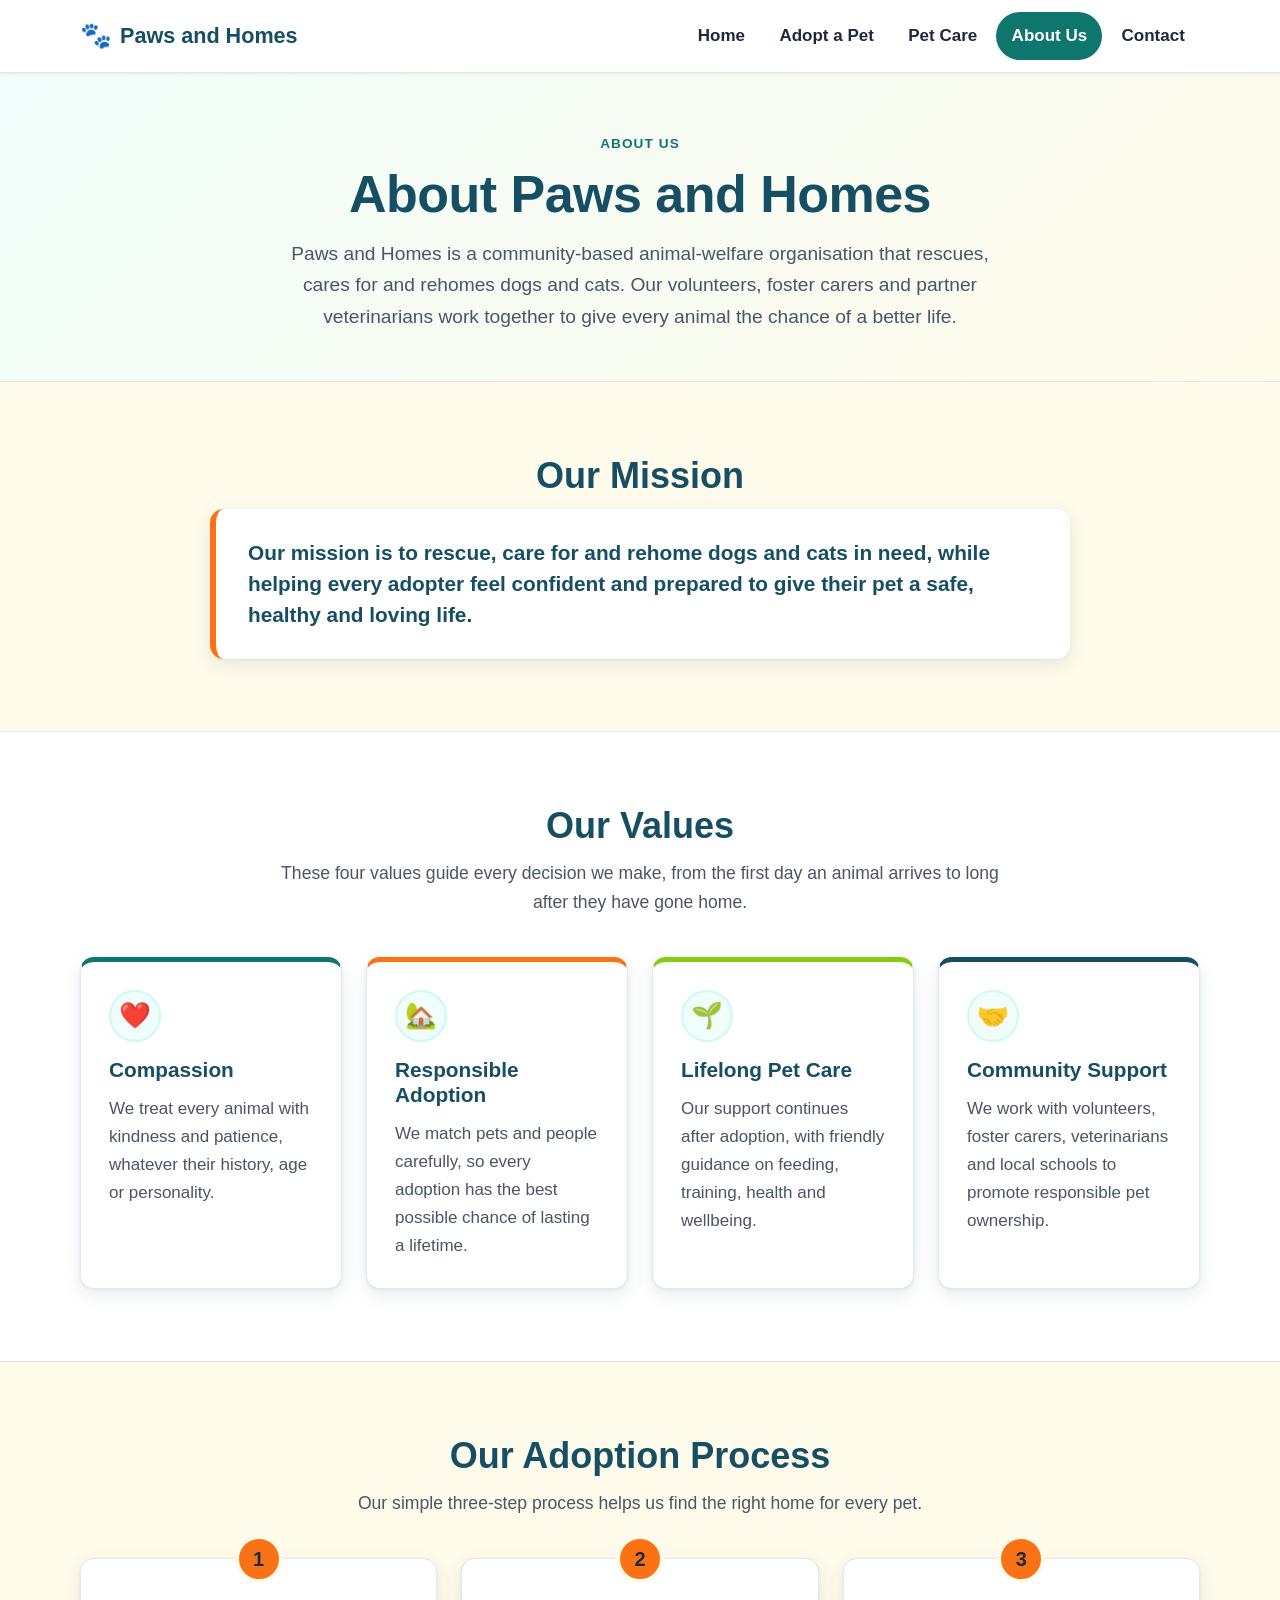
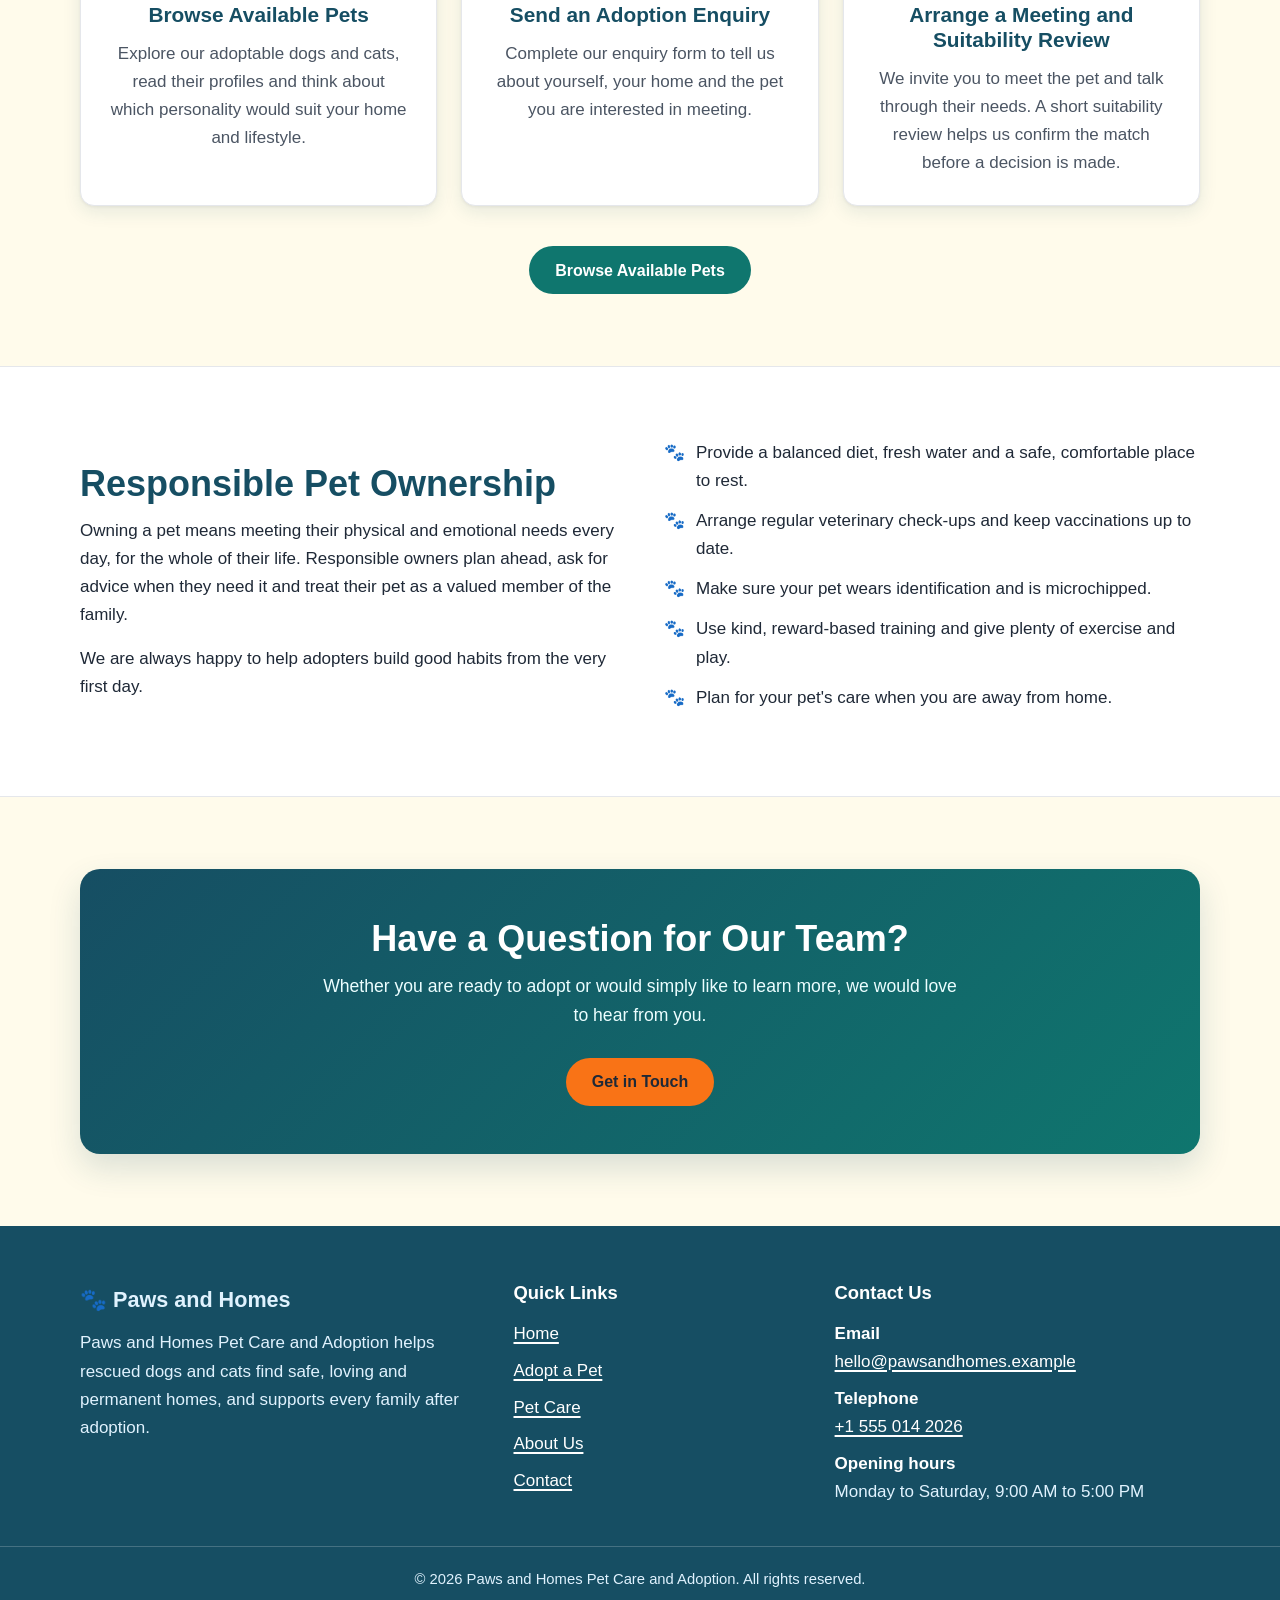
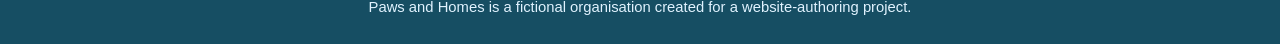
<file: about.html>
<!DOCTYPE html>
<html lang="en-GB" class="no-js">
<head>
  <meta charset="UTF-8">
  <meta name="viewport" content="width=device-width, initial-scale=1">
  <title>About Us | Paws and Homes Pet Care and Adoption</title>
  <meta name="description" content="Learn about the mission, values and adoption process of Paws and Homes Pet Care and Adoption.">
  <meta name="theme-color" content="#164E63">
  <link rel="icon" href="data:image/svg+xml,%3Csvg xmlns='http://www.w3.org/2000/svg' viewBox='0 0 100 100'%3E%3Ctext y='.9em' font-size='90'%3E%F0%9F%90%BE%3C/text%3E%3C/svg%3E">
  <link rel="stylesheet" href="css/style.css">
  <script src="js/script.js" defer></script>
</head>
<body>
  <a class="skip-link" href="#main-content">Skip to main content</a>

  <header class="site-header">
    <div class="container header-inner">
      <a class="logo" href="index.html"><span class="logo-icon" aria-hidden="true">🐾</span> Paws and Homes</a>
      <button class="nav-toggle" type="button" aria-expanded="false" aria-controls="primary-nav">
        <span class="nav-toggle-icon" aria-hidden="true"></span>
        <span class="nav-toggle-text">Menu</span>
      </button>
      <nav id="primary-nav" class="primary-nav" aria-label="Main navigation">
        <ul class="nav-list">
          <li><a href="index.html">Home</a></li>
          <li><a href="adopt.html">Adopt a Pet</a></li>
          <li><a href="care.html">Pet Care</a></li>
          <li><a href="about.html" aria-current="page">About Us</a></li>
          <li><a href="contact.html">Contact</a></li>
        </ul>
      </nav>
    </div>
  </header>

  <main id="main-content" tabindex="-1">
    <!-- Page introduction and mission -->
    <section class="page-intro" aria-labelledby="page-heading">
      <div class="container">
        <p class="eyebrow">About us</p>
        <h1 id="page-heading">About Paws and Homes</h1>
        <p class="lead">Paws and Homes is a community-based animal-welfare organisation that rescues, cares for and rehomes dogs and cats. Our volunteers, foster carers and partner veterinarians work together to give every animal the chance of a better life.</p>
      </div>
    </section>

    <section class="section" aria-labelledby="mission-heading">
      <div class="container container--narrow">
        <h2 id="mission-heading" class="text-center">Our Mission</h2>
        <p class="mission">Our mission is to rescue, care for and rehome dogs and cats in need, while helping every adopter feel confident and prepared to give their pet a safe, healthy and loving life.</p>
      </div>
    </section>

    <!-- Values -->
    <section class="section section--white" aria-labelledby="values-heading">
      <div class="container">
        <div class="section-header">
          <h2 id="values-heading">Our Values</h2>
          <p>These four values guide every decision we make, from the first day an animal arrives to long after they have gone home.</p>
        </div>
        <div class="grid grid--4">
          <article class="card value-card">
            <span class="card-icon" aria-hidden="true">❤️</span>
            <h3>Compassion</h3>
            <p>We treat every animal with kindness and patience, whatever their history, age or personality.</p>
          </article>
          <article class="card value-card">
            <span class="card-icon" aria-hidden="true">🏡</span>
            <h3>Responsible Adoption</h3>
            <p>We match pets and people carefully, so every adoption has the best possible chance of lasting a lifetime.</p>
          </article>
          <article class="card value-card">
            <span class="card-icon" aria-hidden="true">🌱</span>
            <h3>Lifelong Pet Care</h3>
            <p>Our support continues after adoption, with friendly guidance on feeding, training, health and wellbeing.</p>
          </article>
          <article class="card value-card">
            <span class="card-icon" aria-hidden="true">🤝</span>
            <h3>Community Support</h3>
            <p>We work with volunteers, foster carers, veterinarians and local schools to promote responsible pet ownership.</p>
          </article>
        </div>
      </div>
    </section>

    <!-- Adoption process -->
    <section class="section" aria-labelledby="process-heading">
      <div class="container">
        <div class="section-header">
          <h2 id="process-heading">Our Adoption Process</h2>
          <p>Our simple three-step process helps us find the right home for every pet.</p>
        </div>
        <ol class="steps">
          <li class="step">
            <h3>Browse Available Pets</h3>
            <p>Explore our adoptable dogs and cats, read their profiles and think about which personality would suit your home and lifestyle.</p>
          </li>
          <li class="step">
            <h3>Send an Adoption Enquiry</h3>
            <p>Complete our enquiry form to tell us about yourself, your home and the pet you are interested in meeting.</p>
          </li>
          <li class="step">
            <h3>Arrange a Meeting and Suitability Review</h3>
            <p>We invite you to meet the pet and talk through their needs. A short suitability review helps us confirm the match before a decision is made.</p>
          </li>
        </ol>
        <p class="text-center mt-lg">
          <a class="btn btn-primary" href="adopt.html">Browse Available Pets</a>
        </p>
      </div>
    </section>

    <!-- Responsible Pet Ownership -->
    <section class="section section--white" aria-labelledby="ownership-heading">
      <div class="container split">
        <div>
          <h2 id="ownership-heading">Responsible Pet Ownership</h2>
          <p>Owning a pet means meeting their physical and emotional needs every day, for the whole of their life. Responsible owners plan ahead, ask for advice when they need it and treat their pet as a valued member of the family.</p>
          <p>We are always happy to help adopters build good habits from the very first day.</p>
        </div>
        <ul class="tick-list">
          <li>Provide a balanced diet, fresh water and a safe, comfortable place to rest.</li>
          <li>Arrange regular veterinary check-ups and keep vaccinations up to date.</li>
          <li>Make sure your pet wears identification and is microchipped.</li>
          <li>Use kind, reward-based training and give plenty of exercise and play.</li>
          <li>Plan for your pet's care when you are away from home.</li>
        </ul>
      </div>
    </section>

    <!-- Call to action -->
    <section class="section" aria-labelledby="cta-heading">
      <div class="container">
        <div class="cta-band">
          <h2 id="cta-heading">Have a Question for Our Team?</h2>
          <p>Whether you are ready to adopt or would simply like to learn more, we would love to hear from you.</p>
          <div class="cta-actions">
            <a class="btn btn-accent" href="contact.html">Get in Touch</a>
          </div>
        </div>
      </div>
    </section>
  </main>

  <footer class="site-footer">
    <div class="container footer-grid">
      <div class="footer-about">
        <p class="footer-logo"><span aria-hidden="true">🐾</span> Paws and Homes</p>
        <p>Paws and Homes Pet Care and Adoption helps rescued dogs and cats find safe, loving and permanent homes, and supports every family after adoption.</p>
      </div>
      <nav class="footer-nav" aria-label="Footer navigation">
        <h2 class="footer-heading">Quick Links</h2>
        <ul class="footer-links">
          <li><a href="index.html">Home</a></li>
          <li><a href="adopt.html">Adopt a Pet</a></li>
          <li><a href="care.html">Pet Care</a></li>
          <li><a href="about.html">About Us</a></li>
          <li><a href="contact.html">Contact</a></li>
        </ul>
      </nav>
      <div class="footer-contact">
        <h2 class="footer-heading">Contact Us</h2>
        <address>
          <ul class="footer-links">
            <li><span class="footer-label">Email</span><a href="mailto:hello@pawsandhomes.example">hello@pawsandhomes.example</a></li>
            <li><span class="footer-label">Telephone</span><a href="tel:+15550142026">+1 555 014 2026</a></li>
            <li><span class="footer-label">Opening hours</span>Monday to Saturday, 9:00 AM to 5:00 PM</li>
          </ul>
        </address>
      </div>
    </div>
    <div class="footer-bottom">
      <div class="container">
        <p>&copy; <span data-current-year>2026</span> Paws and Homes Pet Care and Adoption. All rights reserved.</p>
        <p>Paws and Homes is a fictional organisation created for a website-authoring project.</p>
      </div>
    </div>
  </footer>
</body>
</html>
</file>
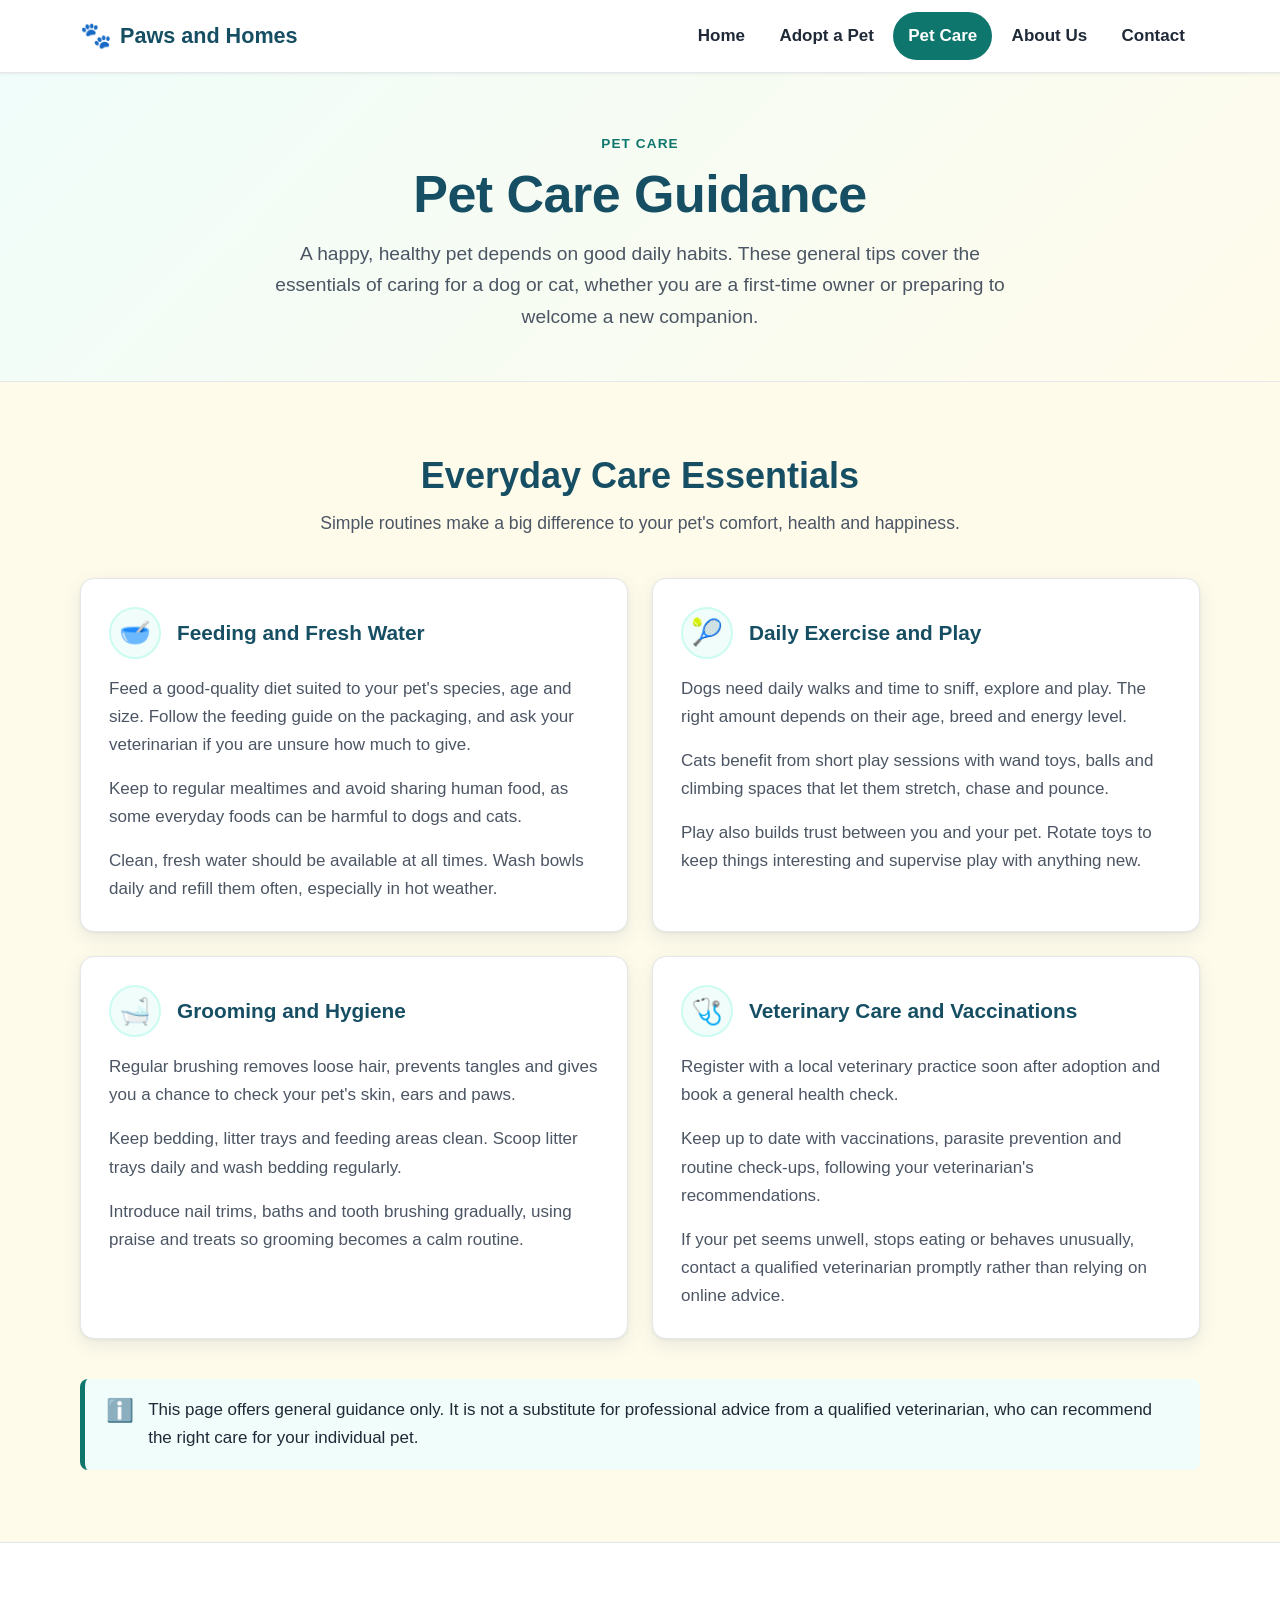
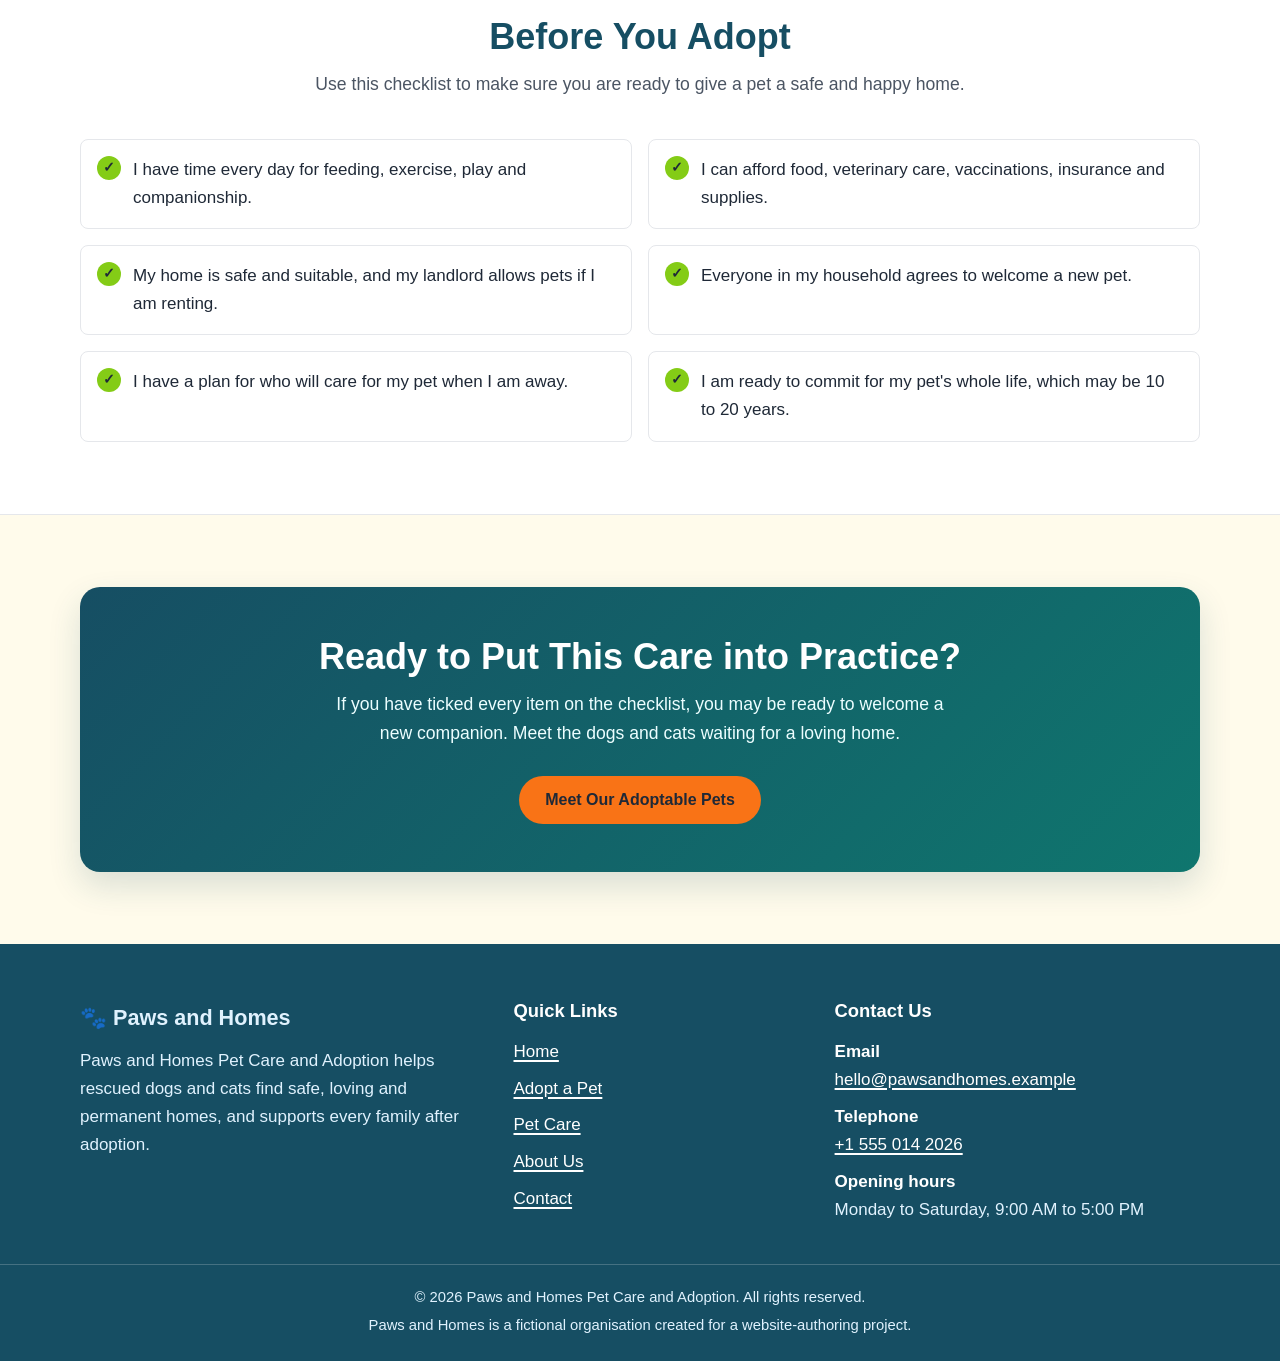
<file: care.html>
<!DOCTYPE html>
<html lang="en-GB" class="no-js">
<head>
  <meta charset="UTF-8">
  <meta name="viewport" content="width=device-width, initial-scale=1">
  <title>Pet Care | Paws and Homes Pet Care and Adoption</title>
  <meta name="description" content="General pet-care guidance from Paws and Homes covering feeding, exercise, grooming and veterinary care, plus a checklist for before you adopt.">
  <meta name="theme-color" content="#164E63">
  <link rel="icon" href="data:image/svg+xml,%3Csvg xmlns='http://www.w3.org/2000/svg' viewBox='0 0 100 100'%3E%3Ctext y='.9em' font-size='90'%3E%F0%9F%90%BE%3C/text%3E%3C/svg%3E">
  <link rel="stylesheet" href="css/style.css">
  <script src="js/script.js" defer></script>
</head>
<body>
  <a class="skip-link" href="#main-content">Skip to main content</a>

  <header class="site-header">
    <div class="container header-inner">
      <a class="logo" href="index.html"><span class="logo-icon" aria-hidden="true">🐾</span> Paws and Homes</a>
      <button class="nav-toggle" type="button" aria-expanded="false" aria-controls="primary-nav">
        <span class="nav-toggle-icon" aria-hidden="true"></span>
        <span class="nav-toggle-text">Menu</span>
      </button>
      <nav id="primary-nav" class="primary-nav" aria-label="Main navigation">
        <ul class="nav-list">
          <li><a href="index.html">Home</a></li>
          <li><a href="adopt.html">Adopt a Pet</a></li>
          <li><a href="care.html" aria-current="page">Pet Care</a></li>
          <li><a href="about.html">About Us</a></li>
          <li><a href="contact.html">Contact</a></li>
        </ul>
      </nav>
    </div>
  </header>

  <main id="main-content" tabindex="-1">
    <!-- Page introduction -->
    <section class="page-intro" aria-labelledby="page-heading">
      <div class="container">
        <p class="eyebrow">Pet care</p>
        <h1 id="page-heading">Pet Care Guidance</h1>
        <p class="lead">A happy, healthy pet depends on good daily habits. These general tips cover the essentials of caring for a dog or cat, whether you are a first-time owner or preparing to welcome a new companion.</p>
      </div>
    </section>

    <!-- Four care sections -->
    <section class="section" aria-labelledby="essentials-heading">
      <div class="container">
        <div class="section-header">
          <h2 id="essentials-heading">Everyday Care Essentials</h2>
          <p>Simple routines make a big difference to your pet's comfort, health and happiness.</p>
        </div>
        <div class="grid grid--2">
          <article class="card">
            <div class="care-card-header">
              <span class="card-icon" aria-hidden="true">🥣</span>
              <h3>Feeding and Fresh Water</h3>
            </div>
            <p>Feed a good-quality diet suited to your pet's species, age and size. Follow the feeding guide on the packaging, and ask your veterinarian if you are unsure how much to give.</p>
            <p>Keep to regular mealtimes and avoid sharing human food, as some everyday foods can be harmful to dogs and cats.</p>
            <p>Clean, fresh water should be available at all times. Wash bowls daily and refill them often, especially in hot weather.</p>
          </article>

          <article class="card">
            <div class="care-card-header">
              <span class="card-icon" aria-hidden="true">🎾</span>
              <h3>Daily Exercise and Play</h3>
            </div>
            <p>Dogs need daily walks and time to sniff, explore and play. The right amount depends on their age, breed and energy level.</p>
            <p>Cats benefit from short play sessions with wand toys, balls and climbing spaces that let them stretch, chase and pounce.</p>
            <p>Play also builds trust between you and your pet. Rotate toys to keep things interesting and supervise play with anything new.</p>
          </article>

          <article class="card">
            <div class="care-card-header">
              <span class="card-icon" aria-hidden="true">🛁</span>
              <h3>Grooming and Hygiene</h3>
            </div>
            <p>Regular brushing removes loose hair, prevents tangles and gives you a chance to check your pet's skin, ears and paws.</p>
            <p>Keep bedding, litter trays and feeding areas clean. Scoop litter trays daily and wash bedding regularly.</p>
            <p>Introduce nail trims, baths and tooth brushing gradually, using praise and treats so grooming becomes a calm routine.</p>
          </article>

          <article class="card">
            <div class="care-card-header">
              <span class="card-icon" aria-hidden="true">🩺</span>
              <h3>Veterinary Care and Vaccinations</h3>
            </div>
            <p>Register with a local veterinary practice soon after adoption and book a general health check.</p>
            <p>Keep up to date with vaccinations, parasite prevention and routine check-ups, following your veterinarian's recommendations.</p>
            <p>If your pet seems unwell, stops eating or behaves unusually, contact a qualified veterinarian promptly rather than relying on online advice.</p>
          </article>
        </div>

        <div class="notice notice--info mt-lg">
          <span class="notice-icon" aria-hidden="true">ℹ️</span>
          <p>This page offers general guidance only. It is not a substitute for professional advice from a qualified veterinarian, who can recommend the right care for your individual pet.</p>
        </div>
      </div>
    </section>

    <!-- Before You Adopt checklist -->
    <section class="section section--white" aria-labelledby="checklist-heading">
      <div class="container">
        <div class="section-header">
          <h2 id="checklist-heading">Before You Adopt</h2>
          <p>Use this checklist to make sure you are ready to give a pet a safe and happy home.</p>
        </div>
        <ul class="checklist">
          <li>I have time every day for feeding, exercise, play and companionship.</li>
          <li>I can afford food, veterinary care, vaccinations, insurance and supplies.</li>
          <li>My home is safe and suitable, and my landlord allows pets if I am renting.</li>
          <li>Everyone in my household agrees to welcome a new pet.</li>
          <li>I have a plan for who will care for my pet when I am away.</li>
          <li>I am ready to commit for my pet's whole life, which may be 10 to 20 years.</li>
        </ul>
      </div>
    </section>

    <!-- Highlighted call to action -->
    <section class="section" aria-labelledby="cta-heading">
      <div class="container">
        <div class="cta-band">
          <h2 id="cta-heading">Ready to Put This Care into Practice?</h2>
          <p>If you have ticked every item on the checklist, you may be ready to welcome a new companion. Meet the dogs and cats waiting for a loving home.</p>
          <div class="cta-actions">
            <a class="btn btn-accent" href="adopt.html">Meet Our Adoptable Pets</a>
          </div>
        </div>
      </div>
    </section>
  </main>

  <footer class="site-footer">
    <div class="container footer-grid">
      <div class="footer-about">
        <p class="footer-logo"><span aria-hidden="true">🐾</span> Paws and Homes</p>
        <p>Paws and Homes Pet Care and Adoption helps rescued dogs and cats find safe, loving and permanent homes, and supports every family after adoption.</p>
      </div>
      <nav class="footer-nav" aria-label="Footer navigation">
        <h2 class="footer-heading">Quick Links</h2>
        <ul class="footer-links">
          <li><a href="index.html">Home</a></li>
          <li><a href="adopt.html">Adopt a Pet</a></li>
          <li><a href="care.html">Pet Care</a></li>
          <li><a href="about.html">About Us</a></li>
          <li><a href="contact.html">Contact</a></li>
        </ul>
      </nav>
      <div class="footer-contact">
        <h2 class="footer-heading">Contact Us</h2>
        <address>
          <ul class="footer-links">
            <li><span class="footer-label">Email</span><a href="mailto:hello@pawsandhomes.example">hello@pawsandhomes.example</a></li>
            <li><span class="footer-label">Telephone</span><a href="tel:+15550142026">+1 555 014 2026</a></li>
            <li><span class="footer-label">Opening hours</span>Monday to Saturday, 9:00 AM to 5:00 PM</li>
          </ul>
        </address>
      </div>
    </div>
    <div class="footer-bottom">
      <div class="container">
        <p>&copy; <span data-current-year>2026</span> Paws and Homes Pet Care and Adoption. All rights reserved.</p>
        <p>Paws and Homes is a fictional organisation created for a website-authoring project.</p>
      </div>
    </div>
  </footer>
</body>
</html>
</file>
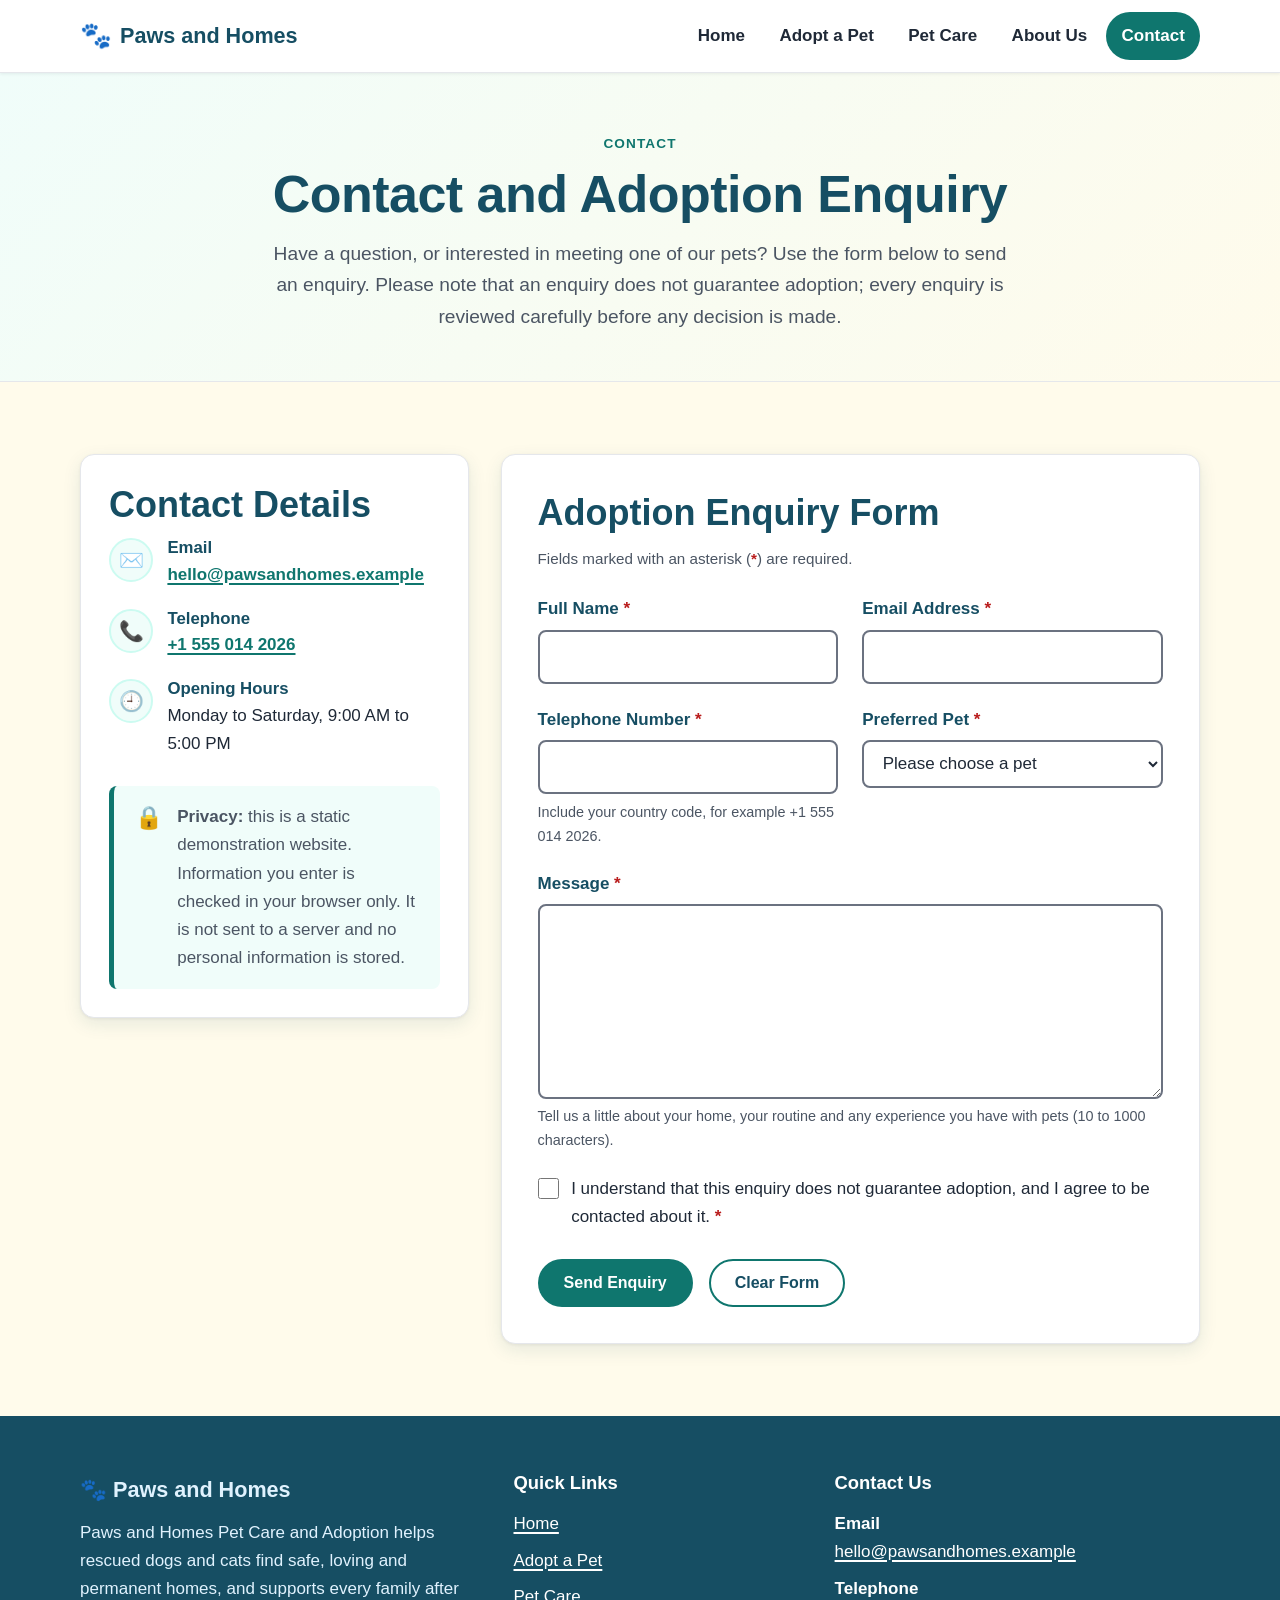
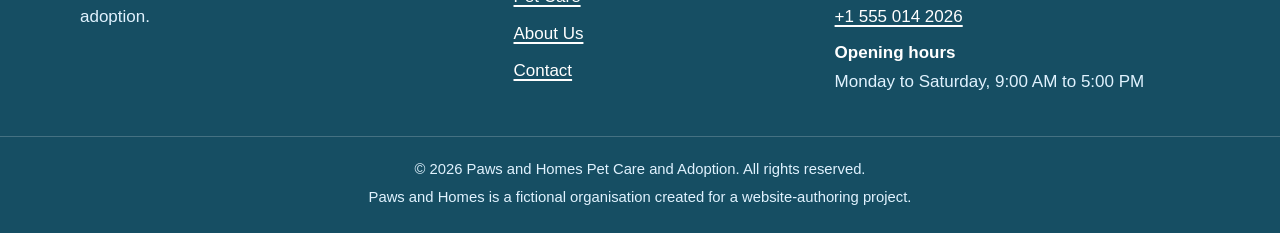
<file: contact.html>
<!DOCTYPE html>
<html lang="en-GB" class="no-js">
<head>
  <meta charset="UTF-8">
  <meta name="viewport" content="width=device-width, initial-scale=1">
  <title>Contact | Paws and Homes Pet Care and Adoption</title>
  <meta name="description" content="Contact Paws and Homes or send an adoption enquiry about one of our dogs or cats.">
  <meta name="theme-color" content="#164E63">
  <link rel="icon" href="data:image/svg+xml,%3Csvg xmlns='http://www.w3.org/2000/svg' viewBox='0 0 100 100'%3E%3Ctext y='.9em' font-size='90'%3E%F0%9F%90%BE%3C/text%3E%3C/svg%3E">
  <link rel="stylesheet" href="css/style.css">
  <script src="js/script.js" defer></script>
</head>
<body>
  <a class="skip-link" href="#main-content">Skip to main content</a>

  <header class="site-header">
    <div class="container header-inner">
      <a class="logo" href="index.html"><span class="logo-icon" aria-hidden="true">🐾</span> Paws and Homes</a>
      <button class="nav-toggle" type="button" aria-expanded="false" aria-controls="primary-nav">
        <span class="nav-toggle-icon" aria-hidden="true"></span>
        <span class="nav-toggle-text">Menu</span>
      </button>
      <nav id="primary-nav" class="primary-nav" aria-label="Main navigation">
        <ul class="nav-list">
          <li><a href="index.html">Home</a></li>
          <li><a href="adopt.html">Adopt a Pet</a></li>
          <li><a href="care.html">Pet Care</a></li>
          <li><a href="about.html">About Us</a></li>
          <li><a href="contact.html" aria-current="page">Contact</a></li>
        </ul>
      </nav>
    </div>
  </header>

  <main id="main-content" tabindex="-1">
    <!-- Page introduction -->
    <section class="page-intro" aria-labelledby="page-heading">
      <div class="container">
        <p class="eyebrow">Contact</p>
        <h1 id="page-heading">Contact and Adoption Enquiry</h1>
        <p class="lead">Have a question, or interested in meeting one of our pets? Use the form below to send an enquiry. Please note that an enquiry does not guarantee adoption; every enquiry is reviewed carefully before any decision is made.</p>
      </div>
    </section>

    <section class="section" aria-label="Contact details and enquiry form">
      <div class="container contact-layout">
        <!-- Contact details -->
        <aside class="card" aria-labelledby="details-heading">
          <h2 id="details-heading">Contact Details</h2>
          <ul class="contact-list">
            <li>
              <span class="card-icon card-icon--small" aria-hidden="true">✉️</span>
              <div>
                <h3>Email</h3>
                <a href="mailto:hello@pawsandhomes.example">hello@pawsandhomes.example</a>
              </div>
            </li>
            <li>
              <span class="card-icon card-icon--small" aria-hidden="true">📞</span>
              <div>
                <h3>Telephone</h3>
                <a href="tel:+15550142026">+1 555 014 2026</a>
              </div>
            </li>
            <li>
              <span class="card-icon card-icon--small" aria-hidden="true">🕘</span>
              <div>
                <h3>Opening Hours</h3>
                <p>Monday to Saturday, 9:00 AM to 5:00 PM</p>
              </div>
            </li>
          </ul>
          <div class="notice notice--info">
            <span class="notice-icon" aria-hidden="true">🔒</span>
            <p id="privacy-note"><strong>Privacy:</strong> this is a static demonstration website. Information you enter is checked in your browser only. It is not sent to a server and no personal information is stored.</p>
          </div>
        </aside>

        <!-- Enquiry form -->
        <section class="card form-card" aria-labelledby="form-heading">
          <h2 id="form-heading">Adoption Enquiry Form</h2>
          <p class="form-note">Fields marked with an asterisk (<span class="required">*</span>) are required.</p>

          <div id="form-success" class="form-success" tabindex="-1" hidden>
            <h3>Thank You for Your Enquiry</h3>
            <p id="success-message">Thank you. All details were completed correctly.</p>
            <p>Because this is a static demonstration website, your details have not been sent or stored anywhere. For a real enquiry, please email <a href="mailto:hello@pawsandhomes.example">hello@pawsandhomes.example</a> or call <a href="tel:+15550142026">+1 555 014 2026</a>.</p>
          </div>

          <p id="form-error-summary" class="form-summary" hidden></p>

          <form id="enquiry-form" class="enquiry-form" novalidate aria-describedby="privacy-note">
            <div class="form-grid">
              <div class="form-group">
                <label for="full-name">Full Name <span class="required" aria-hidden="true">*</span></label>
                <input class="form-control" type="text" id="full-name" name="fullName" autocomplete="name" required minlength="2" maxlength="80" aria-describedby="full-name-error">
                <p class="field-error" id="full-name-error"></p>
              </div>

              <div class="form-group">
                <label for="email">Email Address <span class="required" aria-hidden="true">*</span></label>
                <input class="form-control" type="email" id="email" name="email" autocomplete="email" required maxlength="120" aria-describedby="email-error">
                <p class="field-error" id="email-error"></p>
              </div>

              <div class="form-group">
                <label for="phone">Telephone Number <span class="required" aria-hidden="true">*</span></label>
                <input class="form-control" type="tel" id="phone" name="phone" autocomplete="tel" inputmode="tel" required minlength="7" maxlength="20" pattern="[0-9+\(\)\-\s]{7,20}" aria-describedby="phone-hint phone-error">
                <p class="hint" id="phone-hint">Include your country code, for example +1 555 014 2026.</p>
                <p class="field-error" id="phone-error"></p>
              </div>

              <div class="form-group">
                <label for="preferred-pet">Preferred Pet <span class="required" aria-hidden="true">*</span></label>
                <select class="form-control" id="preferred-pet" name="preferredPet" required aria-describedby="pet-hint preferred-pet-error">
                  <option value="">Please choose a pet</option>
                  <optgroup label="Dogs">
                    <option value="Bella">Bella (Dog, 2 years)</option>
                    <option value="Rocky">Rocky (Dog, 3 years)</option>
                    <option value="Luna">Luna (Dog, 1 year)</option>
                  </optgroup>
                  <optgroup label="Cats">
                    <option value="Milo">Milo (Cat, 1 year)</option>
                    <option value="Coco">Coco (Cat, 2 years)</option>
                    <option value="Simba">Simba (Cat, 4 years)</option>
                  </optgroup>
                  <optgroup label="Other">
                    <option value="Not sure yet">Not sure yet, I would like advice</option>
                  </optgroup>
                </select>
                <p class="hint" id="pet-hint"></p>
                <p class="field-error" id="preferred-pet-error"></p>
              </div>

              <div class="form-group form-group--full">
                <label for="message">Message <span class="required" aria-hidden="true">*</span></label>
                <textarea class="form-control" id="message" name="message" rows="6" required minlength="10" maxlength="1000" aria-describedby="message-hint message-error"></textarea>
                <p class="hint" id="message-hint">Tell us a little about your home, your routine and any experience you have with pets (10 to 1000 characters).</p>
                <p class="field-error" id="message-error"></p>
              </div>

              <div class="form-group form-group--full">
                <div class="checkbox-group">
                  <input type="checkbox" id="consent" name="consent" required aria-describedby="consent-error">
                  <label for="consent">I understand that this enquiry does not guarantee adoption, and I agree to be contacted about it. <span class="required" aria-hidden="true">*</span></label>
                </div>
                <p class="field-error" id="consent-error"></p>
              </div>
            </div>

            <div class="form-actions">
              <!-- Enabled by js/script.js so the form is never sent without validation -->
              <button type="submit" class="btn btn-primary" disabled>Send Enquiry</button>
              <button type="reset" class="btn btn-secondary">Clear Form</button>
            </div>

            <noscript>
              <p class="notice mt-lg">Please enable JavaScript to use this demonstration form, or contact us by email or telephone using the details on this page.</p>
            </noscript>
          </form>
        </section>
      </div>
    </section>
  </main>

  <footer class="site-footer">
    <div class="container footer-grid">
      <div class="footer-about">
        <p class="footer-logo"><span aria-hidden="true">🐾</span> Paws and Homes</p>
        <p>Paws and Homes Pet Care and Adoption helps rescued dogs and cats find safe, loving and permanent homes, and supports every family after adoption.</p>
      </div>
      <nav class="footer-nav" aria-label="Footer navigation">
        <h2 class="footer-heading">Quick Links</h2>
        <ul class="footer-links">
          <li><a href="index.html">Home</a></li>
          <li><a href="adopt.html">Adopt a Pet</a></li>
          <li><a href="care.html">Pet Care</a></li>
          <li><a href="about.html">About Us</a></li>
          <li><a href="contact.html">Contact</a></li>
        </ul>
      </nav>
      <div class="footer-contact">
        <h2 class="footer-heading">Contact Us</h2>
        <address>
          <ul class="footer-links">
            <li><span class="footer-label">Email</span><a href="mailto:hello@pawsandhomes.example">hello@pawsandhomes.example</a></li>
            <li><span class="footer-label">Telephone</span><a href="tel:+15550142026">+1 555 014 2026</a></li>
            <li><span class="footer-label">Opening hours</span>Monday to Saturday, 9:00 AM to 5:00 PM</li>
          </ul>
        </address>
      </div>
    </div>
    <div class="footer-bottom">
      <div class="container">
        <p>&copy; <span data-current-year>2026</span> Paws and Homes Pet Care and Adoption. All rights reserved.</p>
        <p>Paws and Homes is a fictional organisation created for a website-authoring project.</p>
      </div>
    </div>
  </footer>
</body>
</html>
</file>
<file: css/style.css>
/* ==========================================================================
   Paws and Homes Pet Care and Adoption - Main Stylesheet

   Contents
   1.  Custom properties (colour palette and design tokens)
   2.  Reset and base typography
   3.  Accessibility helpers (skip link, focus, visually hidden)
   4.  Layout helpers
   5.  Buttons
   6.  Header and navigation
   7.  Hero and page introductions
   8.  Images and image fallback
   9.  Cards and grids
   10. Pet cards and filter buttons
   11. Care, values, checklist and process steps
   12. Panels, notices and call-to-action bands
   13. Contact details and form
   14. Footer
   15. Responsive breakpoints (tablet and mobile)
   16. Reduced motion
   17. Print
   ========================================================================== */

/* 1. Custom properties
   ========================================================================== */
:root {
  /* Brand palette */
  --color-dark-teal: #164e63;
  --color-teal: #0f766e;
  --color-green: #84cc16;
  --color-orange: #f97316;
  --color-cream: #fffbeb;
  --color-white: #ffffff;
  --color-text: #1f2937;
  --color-border: #e5e7eb;

  /* Supporting tints and states */
  --color-teal-tint: #f0fdfa;
  --color-teal-light: #ccfbf1;
  --color-green-tint: #f7fee7;
  --color-orange-tint: #fff7ed;
  --color-orange-light: #fb923c;
  --color-orange-dark-text: #9a3412;
  --color-text-muted: #4b5563;
  --color-input-border: #6b7280;
  --color-footer-text: #e0f2fe;
  --color-error: #b91c1c;
  --color-error-tint: #fef2f2;
  --color-success: #166534;
  --color-success-tint: #f0fdf4;
  --color-success-border: #16a34a;

  /* Focus ring colour (overridden on dark backgrounds) */
  --focus-color: var(--color-dark-teal);

  /* Typography */
  --font-sans: Arial, Helvetica, sans-serif;

  /* Shape and depth */
  --radius-lg: 20px;
  --radius: 14px;
  --radius-sm: 8px;
  --radius-pill: 999px;
  --shadow-sm: 0 1px 3px rgba(31, 41, 55, 0.08);
  --shadow: 0 6px 18px rgba(22, 78, 99, 0.1), 0 1px 3px rgba(31, 41, 55, 0.06);
  --shadow-lg: 0 14px 32px rgba(22, 78, 99, 0.16);

  /* Spacing */
  --container-width: 1160px;
  --gutter: 1.25rem;
  --section-space: 4.5rem;

  --transition: 0.2s ease;
}

/* 2. Reset and base typography
   ========================================================================== */
*,
*::before,
*::after {
  box-sizing: border-box;
}

html {
  -webkit-text-size-adjust: 100%;
  text-size-adjust: 100%;
}

/* Smooth scrolling only for visitors who have not asked for reduced motion */
@media (prefers-reduced-motion: no-preference) {
  html {
    scroll-behavior: smooth;
  }
}

body {
  margin: 0;
  font-family: var(--font-sans);
  font-size: 1.0625rem;
  line-height: 1.65;
  color: var(--color-text);
  background-color: var(--color-cream);
}

h1,
h2,
h3,
h4 {
  margin: 0 0 0.75rem;
  color: var(--color-dark-teal);
  line-height: 1.2;
}

h1 {
  font-size: clamp(2rem, 4.5vw, 3.25rem);
  letter-spacing: -0.01em;
}

h2 {
  font-size: clamp(1.6rem, 3vw, 2.25rem);
}

h3 {
  font-size: 1.3rem;
}

p {
  margin: 0 0 1rem;
}

p:last-child {
  margin-bottom: 0;
}

img {
  display: block;
  max-width: 100%;
  height: auto;
}

a {
  color: var(--color-teal);
  text-decoration-thickness: 2px;
  text-underline-offset: 3px;
}

a:hover {
  color: var(--color-dark-teal);
}

ul,
ol {
  margin: 0 0 1rem;
  padding-left: 1.25rem;
}

address {
  font-style: normal;
}

button,
input,
select,
textarea {
  font: inherit;
  color: inherit;
}

[hidden] {
  display: none !important;
}

/* 3. Accessibility helpers
   ========================================================================== */
.skip-link {
  position: absolute;
  top: -100px;
  left: 1rem;
  z-index: 1000;
  padding: 0.75rem 1.25rem;
  border-radius: var(--radius-sm);
  background-color: var(--color-dark-teal);
  color: var(--color-white);
  font-weight: 700;
  text-decoration: none;
}

.skip-link:focus {
  top: 1rem;
  color: var(--color-white);
  outline: 3px solid var(--color-orange);
  outline-offset: 2px;
}

/* Clear, high-contrast focus indicator for keyboard users */
:focus-visible {
  outline: 3px solid var(--focus-color);
  outline-offset: 3px;
}

/* Keep linked headings clear of the sticky header */
[id] {
  scroll-margin-top: 96px;
}

/* The main element receives focus from the skip link but needs no ring */
main:focus {
  outline: none;
}

.visually-hidden {
  position: absolute !important;
  width: 1px;
  height: 1px;
  padding: 0;
  margin: -1px;
  overflow: hidden;
  clip: rect(0, 0, 0, 0);
  white-space: nowrap;
  border: 0;
}

/* 4. Layout helpers
   ========================================================================== */
.container {
  width: 100%;
  max-width: var(--container-width);
  margin-inline: auto;
  padding-inline: var(--gutter);
}

.container--narrow {
  max-width: 900px;
}

.section {
  padding-block: var(--section-space);
}

.section--white {
  background-color: var(--color-white);
  border-block: 1px solid var(--color-border);
}

.section-header {
  max-width: 720px;
  margin: 0 auto 2.5rem;
  text-align: center;
}

.section-header p {
  color: var(--color-text-muted);
  font-size: 1.1rem;
}

.eyebrow {
  display: inline-block;
  margin-bottom: 0.5rem;
  color: var(--color-teal);
  font-size: 0.85rem;
  font-weight: 700;
  letter-spacing: 0.08em;
  text-transform: uppercase;
}

.lead {
  color: var(--color-text-muted);
  font-size: 1.2rem;
}

.grid {
  display: grid;
  gap: 1.5rem;
}

.grid--2 {
  grid-template-columns: repeat(2, minmax(0, 1fr));
}

.grid--3 {
  grid-template-columns: repeat(3, minmax(0, 1fr));
}

.grid--4 {
  grid-template-columns: repeat(4, minmax(0, 1fr));
}

.split {
  display: grid;
  grid-template-columns: repeat(2, minmax(0, 1fr));
  gap: 3rem;
  align-items: center;
}

.text-center {
  text-align: center;
}

.mt-lg {
  margin-top: 2.5rem;
}

/* 5. Buttons
   ========================================================================== */
.btn {
  display: inline-flex;
  align-items: center;
  justify-content: center;
  gap: 0.5rem;
  min-height: 48px;
  padding: 0.75rem 1.5rem;
  border: 2px solid transparent;
  border-radius: var(--radius-pill);
  font-size: 1rem;
  font-weight: 700;
  line-height: 1.2;
  text-align: center;
  text-decoration: none;
  cursor: pointer;
  transition: background-color var(--transition), color var(--transition),
    border-color var(--transition), transform var(--transition),
    box-shadow var(--transition);
}

.btn:hover {
  transform: translateY(-2px);
  box-shadow: var(--shadow);
}

.btn:disabled {
  cursor: not-allowed;
  opacity: 0.6;
  transform: none;
  box-shadow: none;
}

.btn-primary {
  background-color: var(--color-teal);
  color: var(--color-white);
}

.btn-primary:hover {
  background-color: var(--color-dark-teal);
  color: var(--color-white);
}

.btn-secondary {
  background-color: var(--color-white);
  border-color: var(--color-teal);
  color: var(--color-dark-teal);
}

.btn-secondary:hover {
  background-color: var(--color-teal-tint);
  color: var(--color-dark-teal);
}

/* Dark text on orange keeps contrast above 4.5:1 */
.btn-accent {
  background-color: var(--color-orange);
  color: var(--color-text);
}

.btn-accent:hover {
  background-color: var(--color-orange-light);
  color: var(--color-text);
}

.btn-outline-light {
  background-color: transparent;
  border-color: var(--color-white);
  color: var(--color-white);
}

.btn-outline-light:hover {
  background-color: var(--color-white);
  color: var(--color-dark-teal);
}

/* 6. Header and navigation
   ========================================================================== */
.site-header {
  position: sticky;
  top: 0;
  z-index: 100;
  background-color: rgba(255, 255, 255, 0.97);
  border-bottom: 1px solid var(--color-border);
  box-shadow: var(--shadow-sm);
}

.header-inner {
  display: flex;
  align-items: center;
  justify-content: space-between;
  gap: 1rem;
  min-height: 72px;
}

.logo {
  display: inline-flex;
  align-items: center;
  gap: 0.5rem;
  padding: 0.25rem 0;
  color: var(--color-dark-teal);
  font-size: 1.35rem;
  font-weight: 700;
  text-decoration: none;
  white-space: nowrap;
}

.logo:hover {
  color: var(--color-teal);
}

.logo-icon {
  font-size: 1.6rem;
  line-height: 1;
}

.nav-list {
  display: flex;
  flex-wrap: wrap;
  gap: 0.25rem;
  margin: 0;
  padding: 0;
  list-style: none;
}

.nav-list a {
  display: block;
  padding: 0.6rem 0.95rem;
  border-radius: var(--radius-pill);
  color: var(--color-text);
  font-weight: 700;
  text-decoration: none;
  transition: background-color var(--transition), color var(--transition);
}

.nav-list a:hover {
  background-color: var(--color-teal-tint);
  color: var(--color-dark-teal);
}

/* Active page link */
.nav-list a[aria-current="page"] {
  background-color: var(--color-teal);
  color: var(--color-white);
}

/* Mobile menu toggle: hidden on larger screens */
.nav-toggle {
  display: none;
  align-items: center;
  gap: 0.65rem;
  min-height: 44px;
  padding: 0.5rem 1rem;
  border: 2px solid var(--color-teal);
  border-radius: var(--radius-pill);
  background-color: var(--color-white);
  color: var(--color-dark-teal);
  font-weight: 700;
  cursor: pointer;
}

.nav-toggle:hover {
  background-color: var(--color-teal-tint);
}

/* Three-line "hamburger" icon drawn with CSS */
.nav-toggle-icon,
.nav-toggle-icon::before,
.nav-toggle-icon::after {
  display: block;
  width: 20px;
  height: 2px;
  background-color: currentColor;
  transition: transform var(--transition), background-color var(--transition);
}

.nav-toggle-icon {
  position: relative;
}

.nav-toggle-icon::before,
.nav-toggle-icon::after {
  content: "";
  position: absolute;
  left: 0;
}

.nav-toggle-icon::before {
  top: -6px;
}

.nav-toggle-icon::after {
  top: 6px;
}

/* Turn the icon into a cross when the menu is open */
.nav-toggle[aria-expanded="true"] .nav-toggle-icon {
  background-color: transparent;
}

.nav-toggle[aria-expanded="true"] .nav-toggle-icon::before {
  transform: translateY(6px) rotate(45deg);
}

.nav-toggle[aria-expanded="true"] .nav-toggle-icon::after {
  transform: translateY(-6px) rotate(-45deg);
}

/* 7. Hero and page introductions
   ========================================================================== */
.hero {
  padding-block: 4.5rem 5rem;
  background: linear-gradient(135deg, var(--color-cream) 0%, #ecfdf5 100%);
  overflow: hidden;
}

.hero-grid {
  display: grid;
  grid-template-columns: 1.05fr 1fr;
  gap: 3rem;
  align-items: center;
}

.hero-text .lead {
  max-width: 36rem;
}

.hero-actions {
  display: flex;
  flex-wrap: wrap;
  gap: 1rem;
  margin-top: 1.75rem;
}

.hero-points {
  display: flex;
  flex-wrap: wrap;
  gap: 0.75rem 1.5rem;
  margin: 2rem 0 0;
  padding: 0;
  list-style: none;
  color: var(--color-dark-teal);
  font-weight: 700;
}

.hero-points li {
  display: flex;
  align-items: center;
  gap: 0.5rem;
}

.hero-points li::before {
  content: "\2713";
  display: inline-grid;
  place-items: center;
  width: 1.5rem;
  height: 1.5rem;
  border-radius: 50%;
  background-color: var(--color-green);
  color: var(--color-text);
  font-size: 0.85rem;
}

.hero-media {
  position: relative;
}

.hero-media .media {
  border-radius: var(--radius-lg);
  box-shadow: var(--shadow-lg);
}

.hero-badge {
  position: absolute;
  bottom: -1.25rem;
  left: -1rem;
  z-index: 3;
  display: flex;
  align-items: center;
  gap: 0.75rem;
  margin: 0;
  padding: 0.9rem 1.2rem;
  border-left: 5px solid var(--color-orange);
  border-radius: var(--radius);
  background-color: var(--color-white);
  box-shadow: var(--shadow);
  color: var(--color-dark-teal);
  font-weight: 700;
}

.hero-badge span {
  font-size: 1.5rem;
}

.page-intro {
  padding-block: 3.5rem 3rem;
  background: linear-gradient(135deg, var(--color-teal-tint) 0%, var(--color-cream) 100%);
  border-bottom: 1px solid var(--color-border);
  text-align: center;
}

.page-intro .lead {
  max-width: 740px;
  margin-inline: auto;
}

/* 8. Images and image fallback
   A soft branded background and paw symbol sit behind every image, so the
   layout still looks finished if a remote image is slow or unavailable.
   ========================================================================== */
.media {
  position: relative;
  aspect-ratio: 4 / 3;
  overflow: hidden;
  background: linear-gradient(135deg, var(--color-teal-light) 0%, var(--color-green-tint) 100%);
}

.media::before {
  content: "\1F43E";
  position: absolute;
  inset: 0;
  display: grid;
  place-items: center;
  font-size: 3rem;
  opacity: 0.55;
}

.media img {
  position: absolute;
  inset: 0;
  z-index: 1;
  width: 100%;
  height: 100%;
  object-fit: cover;
}

/* Added by JavaScript when an image fails to load */
.media--fallback img {
  opacity: 0;
}

.media--fallback::after {
  content: "Photo coming soon";
  position: absolute;
  right: 0;
  bottom: 1rem;
  left: 0;
  z-index: 2;
  color: var(--color-dark-teal);
  font-weight: 700;
  text-align: center;
}

/* 9. Cards and grids
   ========================================================================== */
.card {
  padding: 1.75rem;
  border: 1px solid var(--color-border);
  border-radius: var(--radius);
  background-color: var(--color-white);
  box-shadow: var(--shadow);
  transition: transform var(--transition), box-shadow var(--transition);
}

.card--hover:hover {
  transform: translateY(-4px);
  box-shadow: var(--shadow-lg);
}

.card p {
  color: var(--color-text-muted);
}

.card-icon {
  display: inline-grid;
  place-items: center;
  flex-shrink: 0;
  width: 3.25rem;
  height: 3.25rem;
  margin-bottom: 1rem;
  border: 2px solid var(--color-teal-light);
  border-radius: 50%;
  background-color: var(--color-teal-tint);
  font-size: 1.6rem;
  line-height: 1;
}

.card-icon--large {
  width: 4.5rem;
  height: 4.5rem;
  margin-bottom: 0;
  font-size: 2.2rem;
}

.card-icon--small {
  width: 2.75rem;
  height: 2.75rem;
  margin-bottom: 0;
  font-size: 1.25rem;
}

/* 10. Pet cards and filter buttons
   ========================================================================== */
.pet-grid {
  display: grid;
  grid-template-columns: repeat(3, minmax(0, 1fr));
  gap: 1.75rem;
}

.pet-card {
  display: flex;
  flex-direction: column;
  overflow: hidden;
  border: 1px solid var(--color-border);
  border-radius: var(--radius);
  background-color: var(--color-white);
  box-shadow: var(--shadow);
  transition: transform var(--transition), box-shadow var(--transition);
}

.pet-card:hover {
  transform: translateY(-4px);
  box-shadow: var(--shadow-lg);
}

.pet-card-body {
  display: flex;
  flex: 1;
  flex-direction: column;
  padding: 1.5rem;
}

.pet-card h3 {
  margin-bottom: 0.6rem;
  font-size: 1.5rem;
}

.pet-card-body p {
  margin-bottom: 1.25rem;
  color: var(--color-text-muted);
}

.pet-card-body .btn {
  align-self: stretch;
  margin-top: auto;
}

/* Animal type and age shown as small "tags" using a description list */
.pet-meta {
  display: flex;
  flex-wrap: wrap;
  gap: 0.5rem;
  margin: 0 0 1rem;
  padding: 0;
}

.tag {
  display: inline-flex;
  align-items: center;
  gap: 0.3rem;
  padding: 0.3rem 0.8rem;
  border: 1px solid var(--color-teal-light);
  border-radius: var(--radius-pill);
  background-color: var(--color-teal-tint);
  color: var(--color-dark-teal);
  font-size: 0.875rem;
  font-weight: 700;
}

.tag dt::after {
  content: ":";
}

.tag dt {
  font-weight: 400;
}

.tag dd {
  margin: 0;
}

.tag--age {
  border-color: #fed7aa;
  background-color: var(--color-orange-tint);
  color: var(--color-orange-dark-text);
}

.filter-bar {
  display: flex;
  flex-wrap: wrap;
  align-items: center;
  justify-content: space-between;
  gap: 1rem;
  margin-bottom: 2rem;
  padding: 1.25rem 1.5rem;
  border: 1px solid var(--color-border);
  border-radius: var(--radius);
  background-color: var(--color-white);
  box-shadow: var(--shadow-sm);
}

.filter-group {
  display: flex;
  flex-wrap: wrap;
  align-items: center;
  gap: 0.6rem;
}

.filter-label {
  margin-right: 0.25rem;
  color: var(--color-dark-teal);
  font-weight: 700;
}

.filter-btn {
  min-height: 44px;
  padding: 0.55rem 1.25rem;
  border: 2px solid var(--color-teal);
  border-radius: var(--radius-pill);
  background-color: var(--color-white);
  color: var(--color-dark-teal);
  font-weight: 700;
  cursor: pointer;
  transition: background-color var(--transition), color var(--transition);
}

.filter-btn:hover {
  background-color: var(--color-teal-tint);
}

.filter-btn.is-active,
.filter-btn[aria-pressed="true"] {
  background-color: var(--color-teal);
  color: var(--color-white);
}

.filter-status {
  margin: 0;
  color: var(--color-text-muted);
  font-weight: 700;
}

/* 11. Care, values, checklist and process steps
   ========================================================================== */
.care-card-header {
  display: flex;
  align-items: center;
  gap: 1rem;
  margin-bottom: 1rem;
}

.care-card-header h3 {
  margin: 0;
}

.care-card-header .card-icon {
  margin-bottom: 0;
}

.value-card {
  border-top: 5px solid var(--color-teal);
}

.value-card:nth-child(2) {
  border-top-color: var(--color-orange);
}

.value-card:nth-child(3) {
  border-top-color: var(--color-green);
}

.value-card:nth-child(4) {
  border-top-color: var(--color-dark-teal);
}

.checklist {
  display: grid;
  grid-template-columns: repeat(2, minmax(0, 1fr));
  gap: 1rem;
  margin: 0;
  padding: 0;
  list-style: none;
}

.checklist li {
  position: relative;
  padding: 1rem 1.25rem 1rem 3.25rem;
  border: 1px solid var(--color-border);
  border-radius: var(--radius-sm);
  background-color: var(--color-white);
}

.checklist li::before {
  content: "\2713";
  position: absolute;
  top: 1rem;
  left: 1rem;
  display: grid;
  place-items: center;
  width: 1.5rem;
  height: 1.5rem;
  border-radius: 50%;
  background-color: var(--color-green);
  color: var(--color-text);
  font-size: 0.85rem;
  font-weight: 700;
}

.steps {
  display: grid;
  grid-template-columns: repeat(3, minmax(0, 1fr));
  gap: 1.5rem;
  margin: 2rem 0 0;
  padding: 0;
  list-style: none;
  counter-reset: step;
}

.step {
  position: relative;
  padding: 2.75rem 1.75rem 1.75rem;
  border: 1px solid var(--color-border);
  border-radius: var(--radius);
  background-color: var(--color-white);
  box-shadow: var(--shadow);
  text-align: center;
  counter-increment: step;
}

.step::before {
  content: counter(step);
  position: absolute;
  top: -1.5rem;
  left: 50%;
  display: grid;
  place-items: center;
  width: 3rem;
  height: 3rem;
  border: 4px solid var(--color-cream);
  border-radius: 50%;
  background-color: var(--color-orange);
  color: var(--color-text);
  font-size: 1.25rem;
  font-weight: 700;
  transform: translateX(-50%);
}

.section--white .step::before {
  border-color: var(--color-white);
}

.step p {
  color: var(--color-text-muted);
}

.tick-list {
  margin: 0;
  padding: 0;
  list-style: none;
}

.tick-list li {
  position: relative;
  margin-bottom: 0.75rem;
  padding-left: 2rem;
}

.tick-list li::before {
  content: "\1F43E";
  position: absolute;
  top: 0;
  left: 0;
}

/* 12. Panels, notices and call-to-action bands
   ========================================================================== */
.highlight-panel {
  display: grid;
  grid-template-columns: auto 1fr;
  gap: 1.75rem;
  align-items: start;
  padding: 2.25rem;
  border: 1px solid var(--color-border);
  border-top: 6px solid var(--color-green);
  border-radius: var(--radius-lg);
  background-color: var(--color-white);
  box-shadow: var(--shadow);
}

.highlight-panel .btn {
  margin-top: 0.5rem;
}

.mission {
  margin: 0;
  padding: 1.75rem 2rem;
  border-left: 6px solid var(--color-orange);
  border-radius: var(--radius);
  background-color: var(--color-white);
  box-shadow: var(--shadow);
  color: var(--color-dark-teal);
  font-size: 1.3rem;
  font-weight: 700;
  line-height: 1.5;
}

.notice {
  display: flex;
  gap: 0.9rem;
  align-items: flex-start;
  padding: 1.1rem 1.3rem;
  border-left: 5px solid var(--color-orange);
  border-radius: var(--radius-sm);
  background-color: var(--color-orange-tint);
}

.notice--info {
  border-left-color: var(--color-teal);
  background-color: var(--color-teal-tint);
}

.notice-icon {
  font-size: 1.4rem;
  line-height: 1.3;
}

.cta-band {
  --focus-color: var(--color-white);
  padding: 3rem 2rem;
  border-radius: var(--radius-lg);
  background: linear-gradient(135deg, var(--color-dark-teal) 0%, var(--color-teal) 100%);
  box-shadow: var(--shadow-lg);
  color: var(--color-white);
  text-align: center;
}

.cta-band h2 {
  color: var(--color-white);
}

.cta-band p {
  max-width: 640px;
  margin-inline: auto;
  color: #ecfeff;
  font-size: 1.1rem;
}

.cta-actions {
  display: flex;
  flex-wrap: wrap;
  justify-content: center;
  gap: 1rem;
  margin-top: 1.75rem;
}

/* 13. Contact details and form
   ========================================================================== */
.contact-layout {
  display: grid;
  grid-template-columns: minmax(0, 1fr) minmax(0, 1.8fr);
  gap: 2rem;
  align-items: start;
}

.contact-list {
  display: grid;
  gap: 1.25rem;
  margin: 0 0 1.75rem;
  padding: 0;
  list-style: none;
}

.contact-list li {
  display: flex;
  gap: 0.9rem;
  align-items: flex-start;
}

.contact-list h3 {
  margin-bottom: 0.15rem;
  font-size: 1.05rem;
}

.contact-list p,
.contact-list a {
  color: var(--color-text);
  overflow-wrap: anywhere;
}

.contact-list a {
  color: var(--color-teal);
  font-weight: 700;
}

.form-card {
  padding: 2.25rem;
}

.form-note {
  color: var(--color-text-muted);
  font-size: 0.95rem;
}

.form-grid {
  display: grid;
  grid-template-columns: repeat(2, minmax(0, 1fr));
  gap: 1.35rem 1.5rem;
  margin-top: 1.5rem;
}

.form-group {
  display: flex;
  flex-direction: column;
  gap: 0.4rem;
}

.form-group--full {
  grid-column: 1 / -1;
}

.form-group label {
  color: var(--color-dark-teal);
  font-weight: 700;
}

.required {
  color: var(--color-error);
  font-weight: 700;
}

.hint {
  margin: 0;
  color: var(--color-text-muted);
  font-size: 0.9rem;
}

.hint:empty {
  display: none;
}

.form-control {
  width: 100%;
  min-height: 48px;
  padding: 0.7rem 0.9rem;
  border: 2px solid var(--color-input-border);
  border-radius: var(--radius-sm);
  background-color: var(--color-white);
  transition: border-color var(--transition), background-color var(--transition);
}

.form-control:hover {
  border-color: var(--color-teal);
}

.form-control:focus {
  border-color: var(--color-teal);
  outline: 3px solid var(--focus-color);
  outline-offset: 2px;
}

textarea.form-control {
  min-height: 150px;
  resize: vertical;
}

.form-control[aria-invalid="true"] {
  border-color: var(--color-error);
  background-color: var(--color-error-tint);
}

.field-error {
  display: flex;
  gap: 0.4rem;
  align-items: flex-start;
  margin: 0;
  color: var(--color-error);
  font-size: 0.925rem;
  font-weight: 700;
}

.field-error::before {
  content: "\26A0";
}

/* Error messages take no space until JavaScript adds text */
.field-error:empty {
  display: none;
}

.checkbox-group {
  display: flex;
  gap: 0.75rem;
  align-items: flex-start;
}

.checkbox-group input {
  flex-shrink: 0;
  width: 1.35rem;
  height: 1.35rem;
  margin: 0.2rem 0 0;
  accent-color: var(--color-teal);
  cursor: pointer;
}

.checkbox-group input[aria-invalid="true"] {
  outline: 2px solid var(--color-error);
  outline-offset: 2px;
}

.checkbox-group label {
  color: var(--color-text);
  font-weight: 400;
  cursor: pointer;
}

.form-actions {
  display: flex;
  flex-wrap: wrap;
  gap: 1rem;
  align-items: center;
  margin-top: 1.75rem;
}

.form-summary {
  margin: 1.25rem 0 0;
  padding: 1rem 1.25rem;
  border-left: 5px solid var(--color-error);
  border-radius: var(--radius-sm);
  background-color: var(--color-error-tint);
  color: var(--color-error);
  font-weight: 700;
}

.form-success {
  margin: 1.25rem 0 0;
  padding: 1.25rem 1.5rem;
  border: 1px solid #bbf7d0;
  border-left: 5px solid var(--color-success-border);
  border-radius: var(--radius);
  background-color: var(--color-success-tint);
}

.form-success h3 {
  margin-bottom: 0.4rem;
  color: var(--color-success);
  font-size: 1.2rem;
}

.form-success p {
  color: var(--color-text);
}

.form-success p + p {
  margin-top: 0.5rem;
}

/* 14. Footer
   ========================================================================== */
.site-footer {
  --focus-color: var(--color-white);
  padding-top: 3.5rem;
  background-color: var(--color-dark-teal);
  color: var(--color-footer-text);
}

.footer-grid {
  display: grid;
  grid-template-columns: 1.4fr 1fr 1.3fr;
  gap: 2.5rem;
  padding-bottom: 2.5rem;
}

.footer-logo {
  margin-bottom: 0.75rem;
  color: var(--color-white);
  font-size: 1.35rem;
  font-weight: 700;
}

.footer-heading {
  margin-bottom: 1rem;
  color: var(--color-white);
  font-size: 1.15rem;
}

.site-footer p {
  color: var(--color-footer-text);
}

.site-footer a {
  color: var(--color-white);
  overflow-wrap: anywhere;
}

.site-footer a:hover {
  color: var(--color-green);
}

.footer-links {
  display: grid;
  gap: 0.55rem;
  margin: 0;
  padding: 0;
  list-style: none;
}

.footer-label {
  display: block;
  color: var(--color-white);
  font-weight: 700;
}

.footer-bottom {
  padding-block: 1.25rem;
  border-top: 1px solid rgba(255, 255, 255, 0.2);
  font-size: 0.925rem;
  text-align: center;
}

.footer-bottom p {
  margin-bottom: 0.25rem;
}

/* 15. Responsive breakpoints
   ========================================================================== */

/* Tablet landscape and smaller laptops */
@media (max-width: 1024px) {
  :root {
    --section-space: 3.75rem;
  }

  .pet-grid,
  .grid--4 {
    grid-template-columns: repeat(2, minmax(0, 1fr));
  }

  .hero-grid {
    gap: 2rem;
  }

  .footer-grid {
    grid-template-columns: repeat(2, minmax(0, 1fr));
  }

  .footer-about {
    grid-column: 1 / -1;
  }

  .nav-list a {
    padding-inline: 0.75rem;
  }
}

/* Tablet portrait and large phones: mobile navigation menu */
@media (max-width: 860px) {
  .header-inner {
    flex-wrap: wrap;
    min-height: 64px;
  }

  /* Only collapse the menu when JavaScript is available to open it */
  .js .nav-toggle {
    display: inline-flex;
  }

  .js .primary-nav {
    position: absolute;
    top: 100%;
    right: 0;
    left: 0;
    display: none;
    max-height: calc(100vh - 64px);
    overflow-y: auto;
    padding: 0.75rem var(--gutter) 1.25rem;
    border-bottom: 1px solid var(--color-border);
    background-color: var(--color-white);
    box-shadow: var(--shadow-lg);
  }

  .js .primary-nav.is-open {
    display: block;
  }

  .js .nav-list {
    flex-direction: column;
  }

  /* Without JavaScript the links simply wrap below the logo */
  .no-js .primary-nav {
    width: 100%;
    padding-bottom: 0.75rem;
  }

  .nav-list a {
    padding: 0.85rem 1rem;
    border-radius: var(--radius-sm);
  }

  .hero {
    padding-block: 3rem 4rem;
  }

  .hero-grid,
  .split,
  .contact-layout,
  .grid--2 {
    grid-template-columns: 1fr;
  }

  .hero-media {
    max-width: 620px;
  }

  .grid--3 {
    grid-template-columns: 1fr;
  }

  .steps {
    grid-template-columns: 1fr;
    gap: 2.5rem;
  }

  .checklist {
    grid-template-columns: 1fr;
  }
}

/* Mobile phones */
@media (max-width: 600px) {
  :root {
    --gutter: 1rem;
    --section-space: 3rem;
  }

  body {
    font-size: 1rem;
  }

  .logo {
    font-size: 1.15rem;
  }

  .pet-grid,
  .grid--4,
  .form-grid,
  .footer-grid {
    grid-template-columns: 1fr;
  }

  .hero-actions .btn,
  .cta-actions .btn,
  .form-actions .btn {
    width: 100%;
  }

  .hero-badge {
    position: static;
    margin-top: 1rem;
  }

  .filter-bar {
    flex-direction: column;
    align-items: flex-start;
  }

  .highlight-panel {
    grid-template-columns: 1fr;
    padding: 1.5rem;
  }

  .card,
  .form-card {
    padding: 1.5rem;
  }

  .cta-band {
    padding: 2.25rem 1.25rem;
  }

  .mission {
    padding: 1.25rem 1.5rem;
    font-size: 1.15rem;
  }
}

/* 16. Reduced motion
   ========================================================================== */
@media (prefers-reduced-motion: reduce) {
  *,
  *::before,
  *::after {
    animation-duration: 0.01ms !important;
    animation-iteration-count: 1 !important;
    transition-duration: 0.01ms !important;
    scroll-behavior: auto !important;
  }

  .btn:hover,
  .card--hover:hover,
  .pet-card:hover {
    transform: none;
  }
}

/* 17. Print
   ========================================================================== */
@media print {
  body {
    background: #ffffff;
    color: #000000;
    font-size: 12pt;
  }

  .skip-link,
  .nav-toggle,
  .primary-nav,
  .filter-bar,
  .hero-actions,
  .cta-band,
  .footer-nav,
  .form-actions,
  .pet-card-body .btn {
    display: none !important;
  }

  .site-header {
    position: static;
    box-shadow: none;
  }

  .hero,
  .page-intro,
  .section,
  .section--white {
    padding-block: 1rem;
    background: none;
    border: 0;
  }

  .card,
  .pet-card,
  .step,
  .highlight-panel,
  .mission {
    border: 1px solid #999999;
    box-shadow: none;
    break-inside: avoid;
  }

  .pet-grid,
  .grid--3,
  .grid--4 {
    grid-template-columns: repeat(2, minmax(0, 1fr));
  }

  h1,
  h2,
  h3,
  .site-footer,
  .site-footer p,
  .site-footer a,
  .footer-heading,
  .footer-logo {
    color: #000000;
  }

  .site-footer {
    background: none;
    padding-top: 1rem;
  }

  a[href^="http"]::after,
  a[href^="mailto"]::after {
    content: " (" attr(href) ")";
    font-size: 0.85em;
  }
}
</file>
